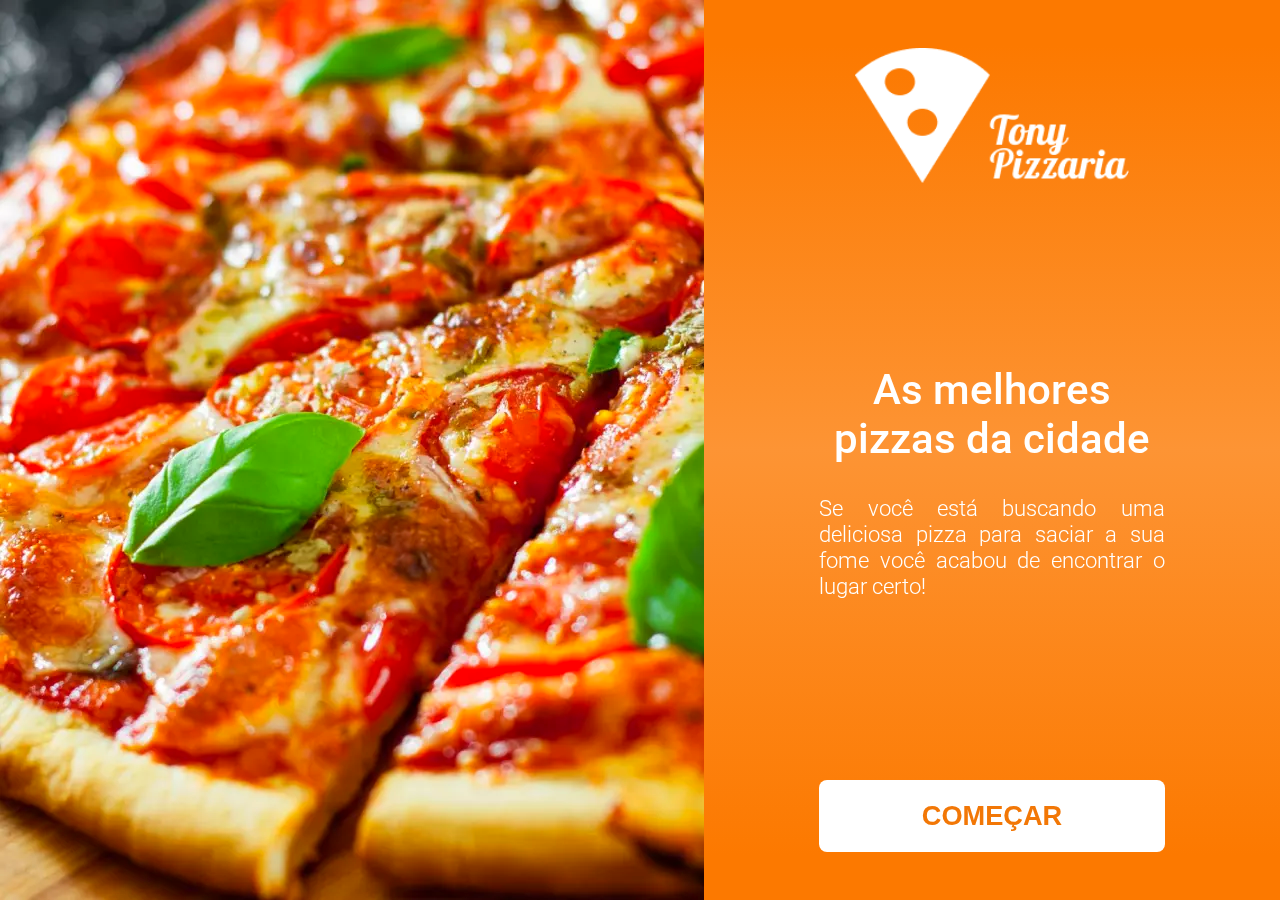
<file: index.html>
<!DOCTYPE html>
<html lang="pt-br">

<head>
    <meta charset="UTF-8">
    <meta name="viewport" content="width=device-width, initial-scale=1.0">
    <link rel="preconnect" href="https://fonts.googleapis.com">
    <link rel="preconnect" href="https://fonts.gstatic.com" crossorigin>
    <link href="https://fonts.googleapis.com/css2?family=Roboto:wght@100;300;400;500;700&display=swap" rel="stylesheet">
    <link rel="stylesheet" href="./styles/reset.css">
    <link rel="stylesheet" href="./styles/root.css">
    <link rel="stylesheet" href="./styles/pizza-background.css">
    <link rel="stylesheet" href="./styles/button.css">
    <link rel="stylesheet" href="./styles/style.css">
    
    <title>Tony Pizzaria</title>
</head>

<body>
    <header>
        <img src="./img/logo.webp" alt="Tony Pizzaria Logo">
    </header>
    <main>
        <h1> As melhores pizzas da cidade </h1>
        <p> Se você está buscando uma deliciosa pizza para saciar a sua fome você acabou de encontrar o lugar certo!
        </p>
    </main>
    <footer>
        <button class="botao">
            <a href="./pages/login.html">
                Começar
            </a>
        </button>
    </footer>
</body>

</html>
</file>
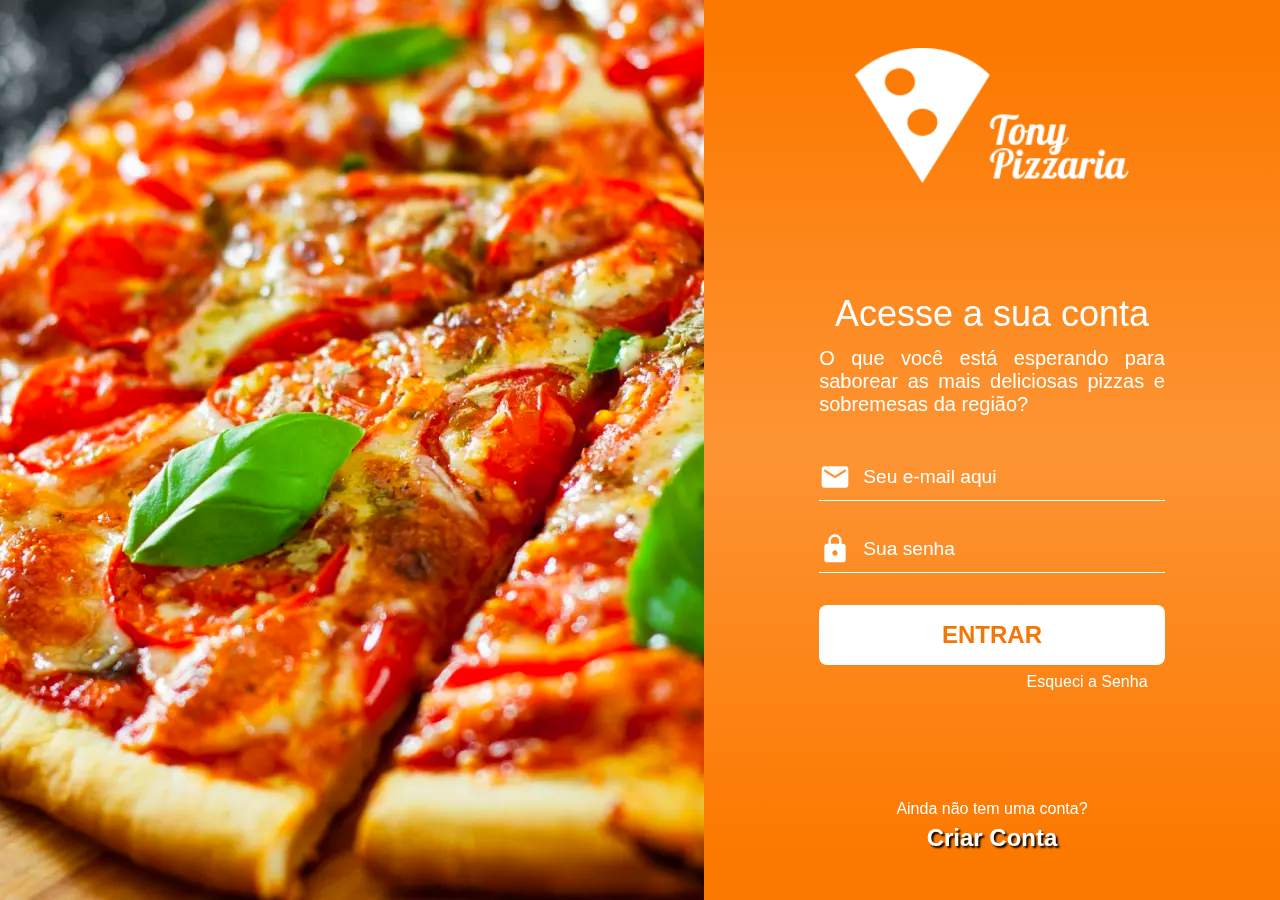
<file: pages/login.html>
<!DOCTYPE html>
<html lang="pt-br">
<head>
    <meta charset="UTF-8">
    <meta name="viewport" content="width=device-width, initial-scale=1.0">
    <link rel="preconnect" href="https://fonts.googleapis.com">
    <link rel="preconnect" href="https://fonts.gstatic.com" crossorigin>
    <link rel="stylesheet" href="../styles/root.css">
    <link rel="stylesheet" href="../styles/reset.css">
    <link rel="stylesheet" href="../styles/pizza-background.css">
    <link rel="stylesheet" href="../styles/button.css">
    <link rel="stylesheet" href="../styles/login.css">
   
    <title>Login - Tony Pizzaria</title>
</head>
<body>
    <header>
        <img src="../img/logo.webp" alt="Tony Pizzaria Logo">
    </header>
    <main>
        <div class="text">
            <h1> Acesse a sua conta </h1>
            <p> O que você está esperando para saborear as mais deliciosas pizzas e sobremesas da região? </p>
        </div>
        <form>
            <label class="input">
                <img src="../img/icons/Email.svg" alt="Email">  
                <input type="email" placeholder="Seu e-mail aqui" aria-placeholder="Seu e-mail aqui">
            </label>
            <label class="input">
                <img src="../img/icons/Lock.svg" alt="Email">
                <input type="password" placeholder="Sua senha" aria-placeholder="Sua senha">
            </label>
            <div class="container-botao">
                <button class="botao" id="botao">
                    <a href="./home.html"> Entrar </a>
                </button>
                <span> 
                    <a href="#""> Esqueci a Senha </a> 
                </span>
            </div>
        </form>
    </main>
    <footer>
        <span> Ainda não tem uma conta? </span>
        <a href="./criar-conta.html"> Criar Conta </a>
    </footer>
</body>
</html>
</file>
<file: styles/root.css>
:root {
    --laranja: #F27706;
    --branco: #ffffff;
    --verde: #199570;
    --verde-claro: #23CB98;
    --vermelho: #F93030;
    --vermelho-hover: #fc3838;
    --cinza: #999999;
    --cinza-claro: #F5F5F5;
    --cinza-comentario: #AEA6A6;
    --cinza-usuario: #C4C4C4;
    --bege: #F4E2D1;
    --gradiente-laranja: linear-gradient(180deg, rgba(252, 121, 0, 0.85) 35%, rgba(252, 121, 0, 0) 100%);
    --gradiente-laranja-desktop: linear-gradient(180deg, rgba(252, 121, 0, 1) 5%, rgba(255, 153, 60, 0.85) 50%, rgba(252, 121, 0, 1) 95%);
    --fonte-principal: 'Roboto', sans-serif;
}
</file>
<file: styles/pizza-background.css>
body {
    background-color: var(--laranja);
    background-image: url(../img/background.webp);
    background-repeat: no-repeat;
    background-size: cover;
    background-position: center;
    background-attachment: fixed;
    min-height: 100vh;
}

body::after {
    content: '';
    display: block;
    position: fixed;
    background: var(--gradiente-laranja);
    inset: 0;
    margin: auto;
    pointer-events: none;
    z-index: -1;
}

@media (min-width: 1200px) {

    body {
        padding: 0 0 0 55%;
        background-size: contain;
        background-position: left;
        background-image: var(--gradiente-laranja-desktop);
        place-items: center right;
    }

    body::after {
        background-image: url(../img/background-desktop.webp);
        background-size: cover;
        width: 55%;
        inset: auto;
        left: 0;
        top: 0;
        bottom: 0;
        filter: saturate(1.2);
    }

}
</file>
<file: styles/button.css>
.botao {
    width: 90%;
    padding-block: 1rem;
    background-color: var(--branco);
    border-radius: 0.5rem;
    color: var(--laranja);
    text-transform: uppercase;
    font-weight: 700;
    font-size: 1.25rem;
}

.botao a {
    width: 100%;
    height: 100%;
}

.botao-verde {
    background-color: var(--verde);
    color: var(--branco);
    font-size: 1rem;
    font-weight: 500;
}

.botao-vermelho {
    background-color: var(--vermelho);
    color: var(--branco);
    display: flex;
    align-items: center;
    padding-left: 1rem;
    gap: 0.75rem;
    font-size: 1rem;
    font-weight: 500;
}

.botao-vermelho img {
    width: 1.5rem;
    height: 1.5rem;
}

@media (min-width: 1200px) {

    .botao {
        width: 100%;
        padding-block: 1.25rem;
        font-size: 1.7rem;
    }

    .botao-verde {
        padding-block: 1rem;
        font-size: 1rem;
        width: 90%;
    }

    .botao-vermelho {
        padding-block: 1rem;
        font-size: 1rem;
        width: 60%;
    }

}
</file>
<file: styles/style.css>
body{
    display: grid;
    grid-template-rows: auto 1fr 15vh;
    padding: 1.5625rem 1.25rem 2.1875rem 1.25rem;
    font-family: var(--fonte-principal);
}

header img{
    height: 15vh;
    max-width: 80vw;
}

main{
    display: flex;
    flex-direction: column;
    justify-content: end;
    color: var(--branco);
    gap: 12px;
}

main h1{
    font-weight: 500;
    font-size: 2.25rem;
    width: 70%;
}

main p{
    font-weight: 400;
    font-size: 1rem;
}

footer{
    display: flex;
    align-items: end;
    justify-content: center;
}

@media (min-width: 1200px) {
    
    body{
        grid-template-rows: auto 1fr auto;
        padding: 3rem 0 3rem 0;
    }

    header, main, footer{
        width: 45vw;
        padding: 0 9vw;
    }

    header{
        display: flex;
        align-items: center;
        justify-content: center;
    }

    main{
        gap: 2rem;
        align-items: center;
    }

    main h1{
        font-size: 2.6rem;
        width: 100%;
        text-align: center;
    }
    
    main p{
        font-weight: 300;
        font-size: 1.4rem;
        text-align: justify;
    }
    
    footer{
        place-self: center end;
    }

}
</file>
<file: styles/login.css>
body {
    display: grid;
    grid-template-rows: auto 1fr 10vh;
    padding: 25px 20px 35px 20px;
    font-family: var(--fonte-principal);
}

header img {
    max-width: 80vw;
    height: 15vh;
}

main {
    display: flex;
    flex-direction: column;
    justify-content: space-evenly;
    color: var(--branco);
}

.text {
    display: flex;
    flex-direction: column;
    gap: 12px;
}

.text h1 {
    font-weight: 500;
    font-size: 2rem;
    width: 70%;
}

.text p {
    font-weight: 300;
    font-size: 1rem;
}

main form {
    padding: 0 12px;
    display: grid;
    align-items: center;
    gap: 2.5rem;
}

.input {
    gap: 12px;
    display: flex;
    align-items: center;
    position: relative;
}

.input::after {
    content: '';
    display: block;
    width: 100%;
    height: 1px;
    position: absolute;
    background-color: var(--branco);
    bottom: -8px;
}

.input input,
.input input::placeholder {
    color: var(--branco);
    font-weight: 300;
    width: 100%;
}

.container-botao {
    display: grid;
    gap: 0.5rem;
    width: 100%;
}

form button {
    place-self: center center;
    width: 100% !important;
}

form span {
    place-self: center right;
    padding-right: 5%;
}

footer {
    display: flex;
    flex-direction: column;
    gap: 6px;
    align-items: center;
    justify-content: center;
    color: var(--branco);
}

footer span {
    font-size: 0.875rem;
    font-weight: 300;
}

footer a {
    font-weight: 700;
    font-size: 1.25rem;
    text-shadow: 2px 2px 2px #000;
}

@media (min-width: 1200px) {

    body {
        grid-template-rows: auto 1fr auto;
        padding: 3rem 0 3rem 0;
    }

    header,
    main,
    footer {
        width: 45vw;
        padding: 0 9vw;
    }

    header {
        display: flex;
        align-items: center;
        justify-content: center;
    }

    main {
        height: 100%;
        justify-content: center;
        gap: 5vh;
    }

    main form {
        padding: 0;
    }

    .text {
        display: flex;
        flex-direction: column;
        gap: 12px;
    }

    .text h1 {
        font-size: 2.25rem;
        width: 100%;
        text-align: center;
    }

    .text p {
        font-size: 1.25rem;
        text-align: justify;
    }

    .input img {
        width: 2rem;
        height: 2rem;
    }

    .input input,
    .input input::placeholder {
        font-size: 1.2rem;
    }

    form button {
        padding-block: 1rem !important;
        font-size: 1.5rem !important;
    }

    footer span {
        font-size: 1rem;
    }

    footer a {
        font-size: 1.5rem;
    }

}
</file>
